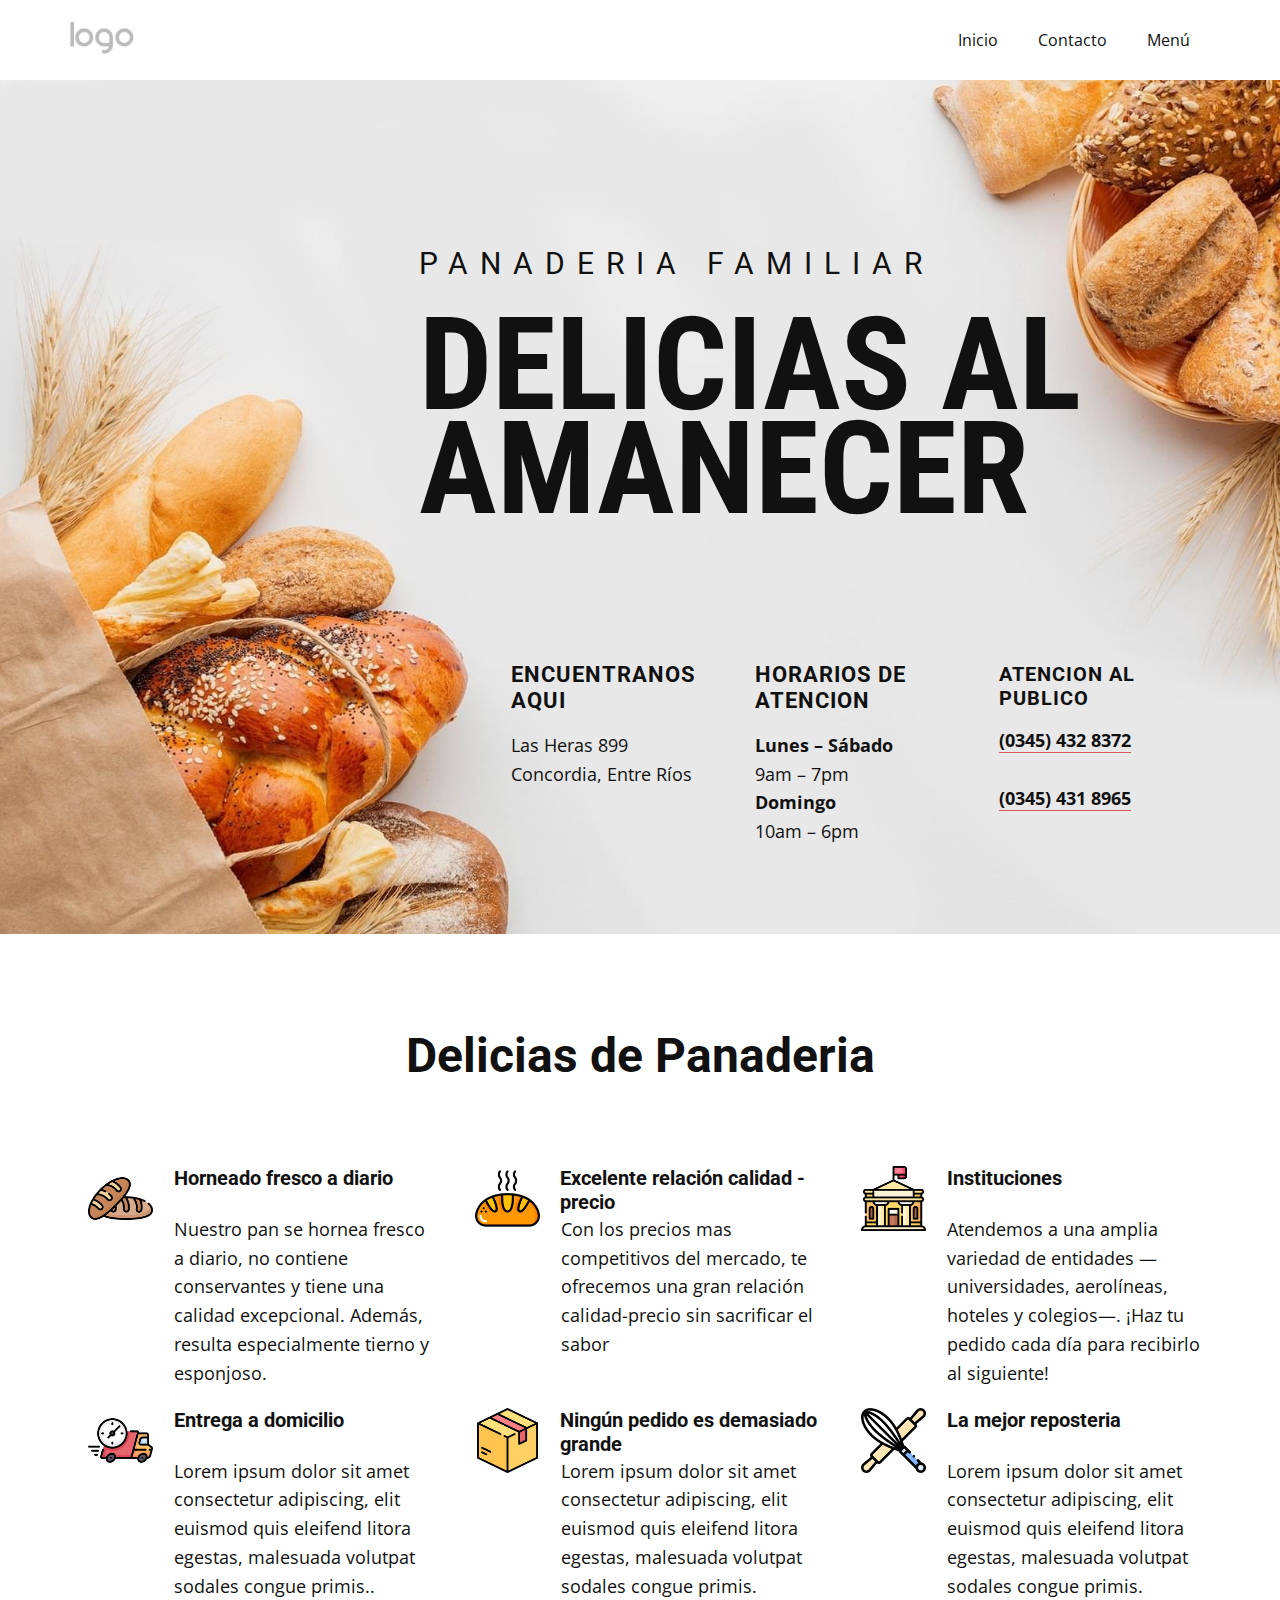
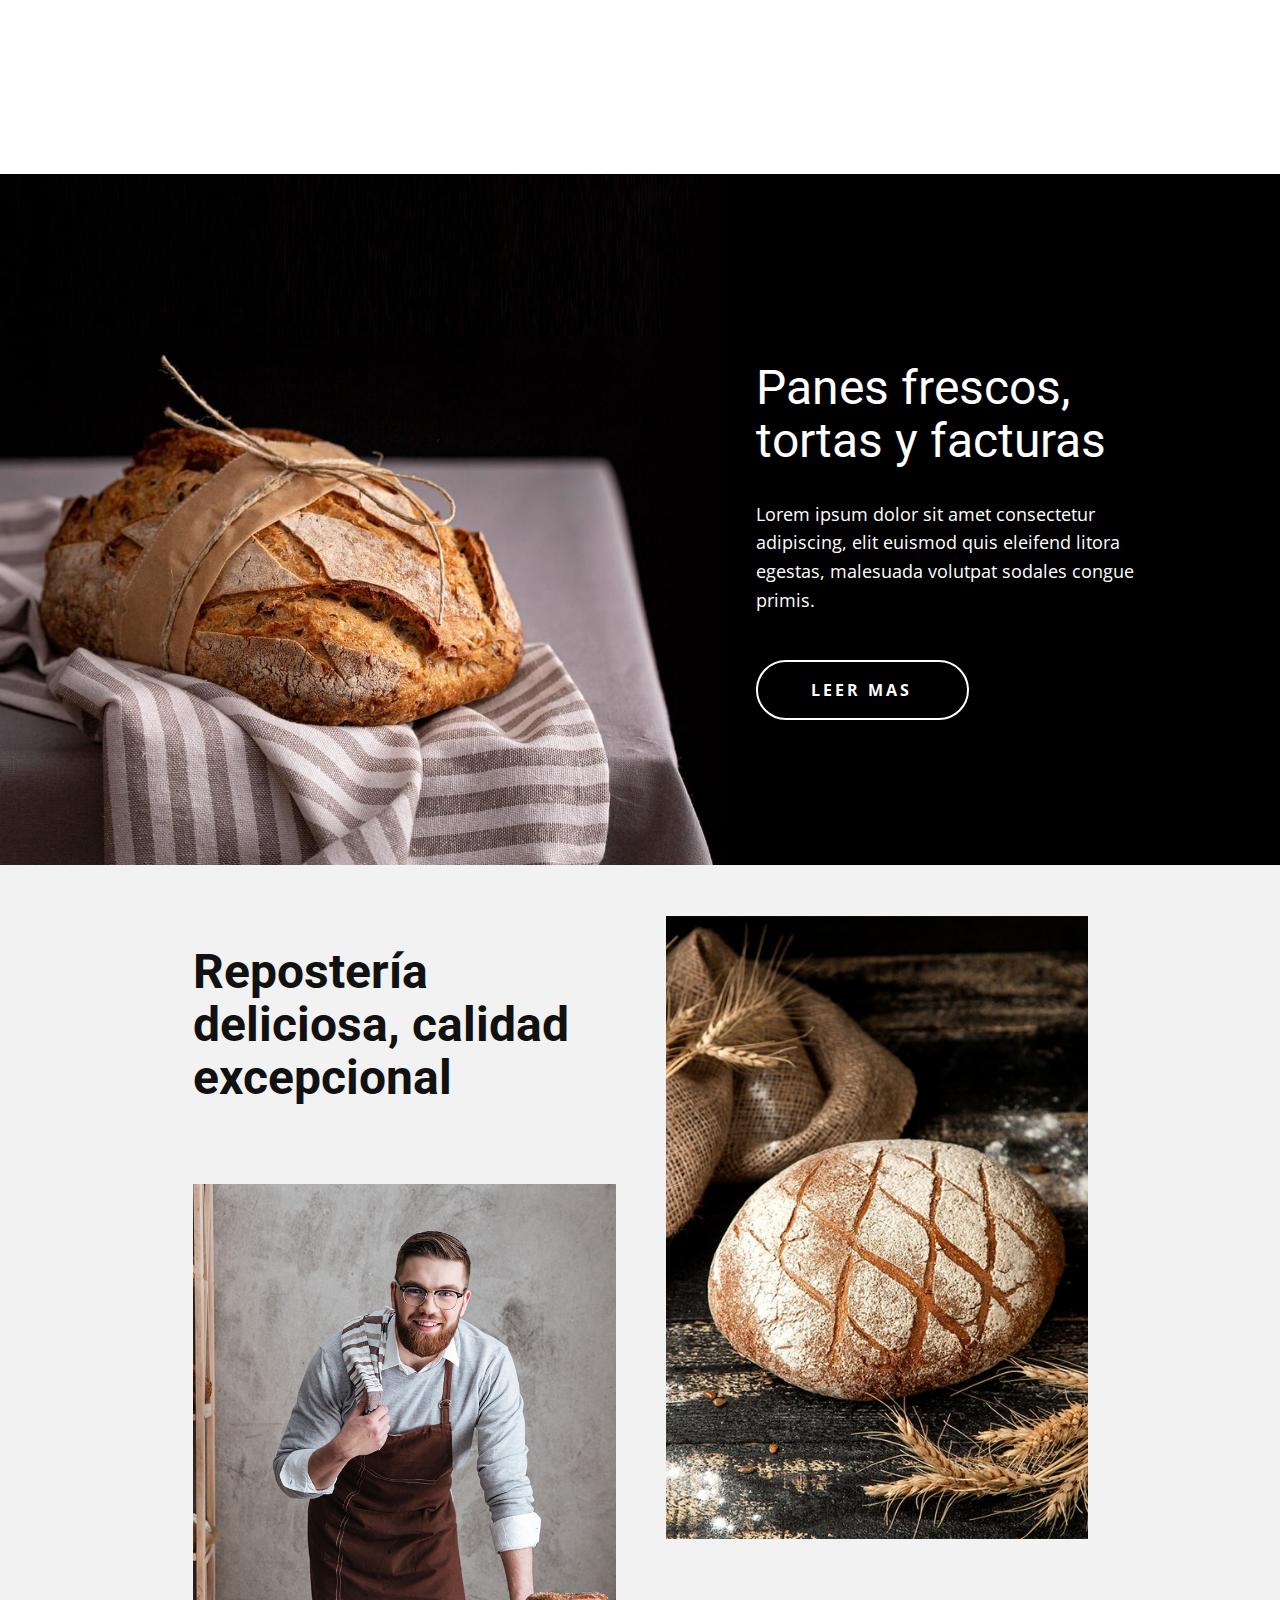
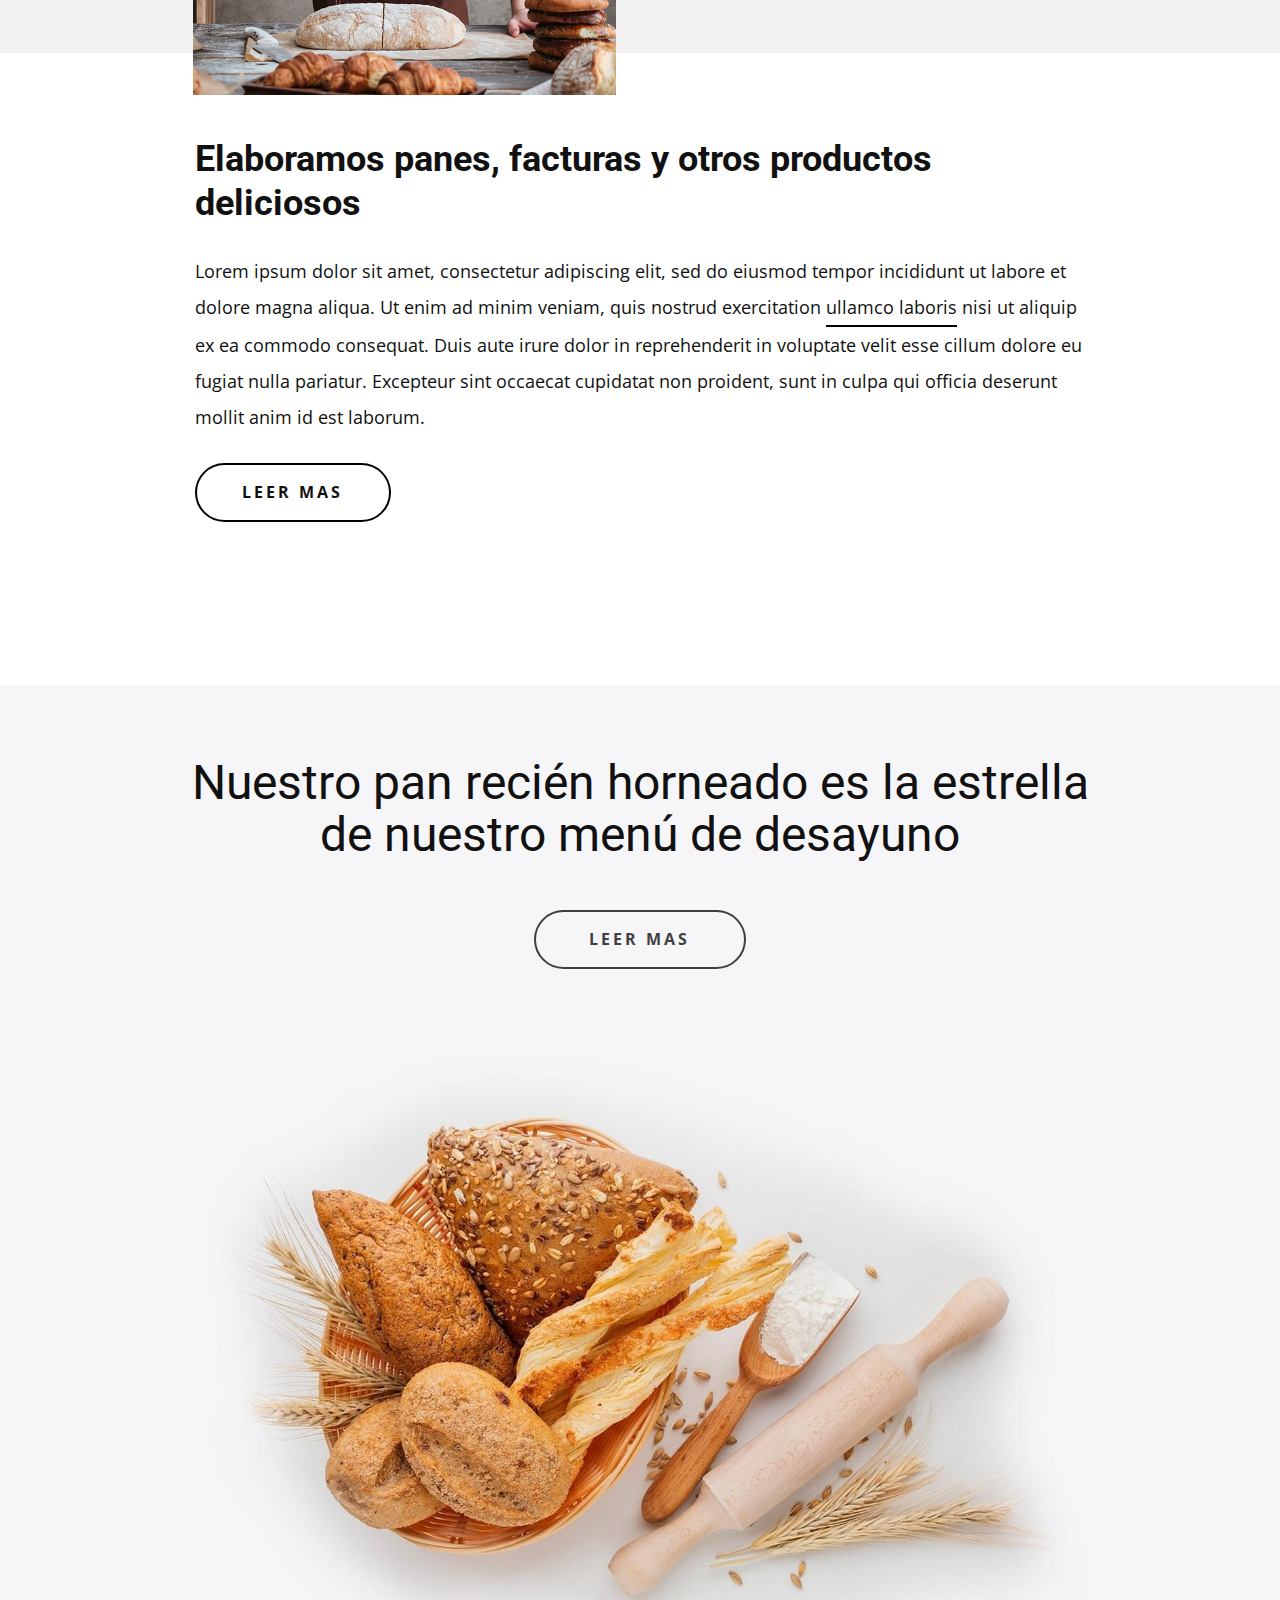
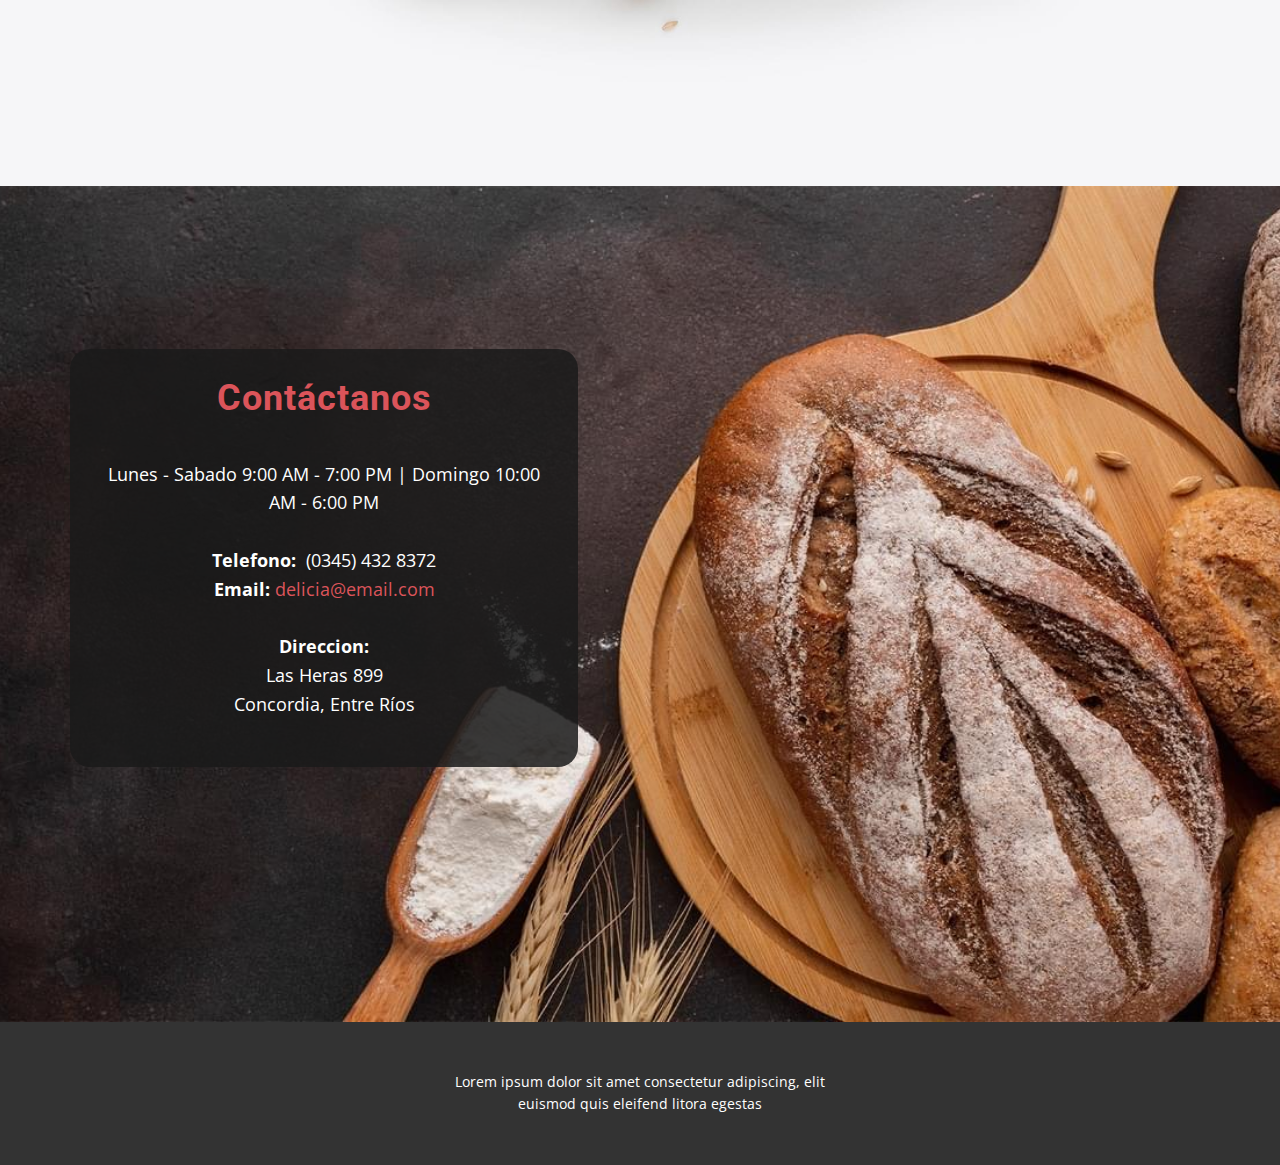
<file: index.html>
<!DOCTYPE html>
<html style="font-size: 16px;" lang="es"><head>
    <meta name="viewport" content="width=device-width, initial-scale=1.0">
    <meta charset="utf-8">
    <meta name="keywords" content="DELICIAS AL AMANECER, Delicias de Panaderia">
    <meta name="description" content="">
    <title>Inicio</title>
    <link rel="stylesheet" href="estilos-nice.css" media="screen">
    <script src="scripts-nice.js" defer></script>
    <link rel="stylesheet" href="index.css" media="screen">
    
    
    <link id="u-theme-google-font" rel="stylesheet" href="https://fonts.googleapis.com/css?family=Roboto:100,100i,300,300i,400,400i,500,500i,700,700i,900,900i|Open+Sans:300,300i,400,400i,500,500i,600,600i,700,700i,800,800i">
    <link id="u-page-google-font" rel="stylesheet" href="https://fonts.googleapis.com/css?family=Roboto+Condensed:100,100i,200,200i,300,300i,400,400i,500,500i,600,600i,700,700i,800,800i,900,900i">
    <script type="application/ld+json">{
		"@context": "http://schema.org",
		"@type": "Organization",
		"name": "",
		"logo": "/images/default-logo.png"
}</script>
    <meta name="theme-color" content="#478ac9">
    <meta property="og:title" content="Inicio">
    <meta property="og:type" content="website">
  <body data-home-page="Inicio.html" data-home-page-title="Inicio" data-path-to-root="/" data-include-products="false" class="u-body u-xl-mode" data-lang="es"><header class="u-clearfix u-header u-header" id="header"><div class="u-clearfix u-sheet u-valign-middle u-sheet-1">
        <a href="#" class="u-image u-logo u-image-1">
          <img src="/images/default-logo.png" class="u-logo-image u-logo-image-1">
        </a>
        <nav class="u-menu u-menu-one-level u-offcanvas u-menu-1" role="navigation" aria-label="Menu navigation">
          <div class="menu-collapse" style="font-size: 1rem; letter-spacing: 0px;">
            <a class="u-button-style u-custom-left-right-menu-spacing u-custom-padding-bottom u-custom-top-bottom-menu-spacing u-hamburger-link u-nav-link u-text-active-palette-1-base u-text-hover-palette-2-base" href="#" tabindex="-1" aria-label="Open menu" aria-controls="7cab">
              <svg class="u-svg-link" viewBox="0 0 24 24"><use xlink:href="#menu-hamburger"></use></svg>
              <svg class="u-svg-content" version="1.1" id="menu-hamburger" viewBox="0 0 16 16" x="0px" y="0px" xmlns:xlink="http://www.w3.org/1999/xlink" xmlns="http://www.w3.org/2000/svg"><g><rect y="1" width="16" height="2"></rect><rect y="7" width="16" height="2"></rect><rect y="13" width="16" height="2"></rect>
</g></svg>
            </a>
          </div>
          <div class="u-nav-container">
            <ul class="u-nav u-unstyled u-nav-1" role="menubar"><li class="u-nav-item" role="none"><a class="u-button-style u-nav-link u-text-active-palette-1-base u-text-hover-palette-2-base" href="/" style="padding: 10px 20px;" role="menuitem">Inicio</a>
</li><li class="u-nav-item" role="none"><a class="u-button-style u-nav-link u-text-active-palette-1-base u-text-hover-palette-2-base" href="/Contacto.html" style="padding: 10px 20px;" role="menuitem">Contacto</a>
</li><li class="u-nav-item" role="none"><a class="u-button-style u-nav-link u-text-active-palette-1-base u-text-hover-palette-2-base" href="/Menú.html" style="padding: 10px 20px;" role="menuitem">Menú</a>
</li></ul>
          </div>
          <div class="u-nav-container-collapse" id="7cab" role="region" aria-label="Menu panel">
            <div class="u-black u-container-style u-inner-container-layout u-opacity u-opacity-95 u-sidenav">
              <div class="u-inner-container-layout u-sidenav-overflow">
                <div class="u-menu-close" tabindex="-1" aria-label="Close menu"></div>
                <ul class="u-align-center u-nav u-popupmenu-items u-unstyled u-nav-2"><li class="u-nav-item"><a class="u-button-style u-nav-link" href="/">Inicio</a>
</li><li class="u-nav-item"><a class="u-button-style u-nav-link" href="/Contacto.html">Contacto</a>
</li><li class="u-nav-item"><a class="u-button-style u-nav-link" href="/Menú.html">Menú</a>
</li></ul>
              </div>
            </div>
            <div class="u-black u-menu-overlay u-opacity u-opacity-70"></div>
          </div>
        </nav>
      </div></header>
    <section class="u-clearfix u-image u-section-1" id="sec-1765" data-image-width="1620" data-image-height="1080">
      <div class="u-clearfix u-sheet u-sheet-1">
        <div class="u-align-left u-container-align-left u-container-style u-expanded-width-sm u-group u-group-1">
          <div class="u-container-layout u-valign-middle-lg u-valign-middle-md u-valign-middle-sm u-valign-middle-xs u-container-layout-1">
            <h3 class="u-align-left u-text u-text-default u-text-1">Panaderia familiar</h3>
            <h1 class="u-align-left u-custom-font u-font-roboto-condensed u-text u-text-2">DELICIAS AL<br>aMANECER
            </h1>
          </div>
        </div>
        <div class="u-expanded-width-sm u-expanded-width-xs u-list u-list-1">
          <div class="u-repeater u-repeater-1">
            <div class="u-container-style u-list-item u-repeater-item">
              <div class="u-container-layout u-similar-container u-valign-top u-container-layout-2">
                <h5 class="u-align-left u-custom-item u-text u-text-3" data-animation-name="" data-animation-duration="0" data-animation-delay="0" data-animation-direction="">Encuentranos aqui</h5>
                <p class="u-align-left u-custom-item u-text u-text-4"> Las Heras 899<br>Concordia, Entre Ríos&nbsp;<br>
                </p>
              </div>
            </div>
            <div class="u-container-style u-list-item u-repeater-item">
              <div class="u-container-layout u-similar-container u-valign-top u-container-layout-3">
                <h5 class="u-align-left u-custom-item u-text u-text-5" data-animation-name="" data-animation-duration="0" data-animation-delay="0" data-animation-direction="">Horarios de atencio<span style="font-size: 1.25rem;"></span>n
                </h5>
                <p class="u-align-left u-custom-item u-text u-text-6"><span style="font-weight: 700;"> Lunes – Sábado</span>
                  <br>9am – 7pm<br><b>Domingo</b>
                  <br>10am – 6pm<br>
                </p>
              </div>
            </div>
            <div class="u-container-style u-list-item u-repeater-item">
              <div class="u-container-layout u-similar-container u-valign-top u-container-layout-4">
                <h5 class="u-align-left u-custom-item u-text u-text-7" data-animation-name="" data-animation-duration="0" data-animation-delay="0" data-animation-direction="">Atencion al publico</h5>
                <p class="u-align-left u-custom-item u-text u-text-8">
                  <a href="#" class="u-active-none u-border-1 u-border-active-black u-border-hover-black u-border-no-left u-border-no-right u-border-no-top u-border-palette-2-base u-bottom-left-radius-0 u-bottom-right-radius-0 u-btn u-button-link u-button-style u-hover-none u-none u-radius-0 u-text-body-color u-top-left-radius-0 u-top-right-radius-0 u-btn-1"> (0345) 432 8372</a>
                  <br>
                  <br>
                  <a href="#" class="u-active-none u-border-1 u-border-active-black u-border-hover-black u-border-no-left u-border-no-right u-border-no-top u-border-palette-2-base u-btn u-button-link u-button-style u-hover-none u-none u-text-body-color u-btn-2" data-animation-name="" data-animation-duration="0" data-animation-delay="0" data-animation-direction="">(0345) 431 8965</a>
                </p>
              </div>
            </div>
          </div>
        </div>
      </div>
    </section>
    <section class="u-align-center u-clearfix u-container-align-center u-white u-section-2" id="sec-aa3d">
      <div class="u-clearfix u-sheet u-valign-middle-lg u-valign-middle-md u-valign-middle-sm u-valign-middle-xs u-sheet-1">
        <h2 class="u-align-center u-text u-text-1">Delicias de Panaderia</h2>
        <div class="u-expanded-width u-list u-list-1">
          <div class="u-repeater u-repeater-1">
            <div class="u-container-style u-list-item u-repeater-item">
              <div class="u-container-layout u-similar-container u-valign-top u-container-layout-1"><span class="u-file-icon u-icon u-icon-1"><img src="/images/3014502.png" alt=""></span>
                <div class="u-container-style u-group u-group-1">
                  <div class="u-container-layout u-container-layout-2">
                    <h5 class="u-align-left u-text u-text-2">Horneado fresco a diario</h5>
                  </div>
                </div>
                <p class="u-align-left u-text u-text-3"> Nuestro pan se hornea fresco a diario, no contiene conservantes y tiene una calidad excepcional. Además, resulta especialmente tierno y esponjoso.</p>
              </div>
            </div>
            <div class="u-container-style u-list-item u-repeater-item">
              <div class="u-container-layout u-similar-container u-valign-top u-container-layout-3"><span class="u-file-icon u-icon u-icon-2"><img src="/images/4241664.png" alt=""></span>
                <div class="u-container-style u-group u-video-cover u-group-2">
                  <div class="u-container-layout u-container-layout-4">
                    <h5 class="u-align-left u-text u-text-4">Excelente relación calidad - precio </h5>
                  </div>
                </div>
                <p class="u-align-left u-text u-text-5"> Con los precios mas competitivos del mercado, te ofrecemos una gran relación calidad-precio sin sacrificar el sabor</p>
              </div>
            </div>
            <div class="u-container-style u-list-item u-repeater-item">
              <div class="u-container-layout u-similar-container u-valign-top u-container-layout-5"><span class="u-file-icon u-icon u-icon-3"><img src="/images/8555318.png" alt=""></span>
                <div class="u-container-style u-group u-video-cover u-group-3">
                  <div class="u-container-layout u-container-layout-6">
                    <h5 class="u-align-left u-text u-text-6">Instituciones</h5>
                  </div>
                </div>
                <p class="u-align-left u-text u-text-7"> Atendemos a una amplia variedad de entidades —universidades, aerolíneas, hoteles y colegios—. ¡Haz tu pedido cada día para recibirlo al siguiente!</p>
              </div>
            </div>
            <div class="u-container-style u-list-item u-repeater-item">
              <div class="u-container-layout u-similar-container u-valign-top u-container-layout-7"><span class="u-file-icon u-icon u-icon-4"><img src="/images/2203124.png" alt=""></span>
                <div class="u-container-style u-group u-video-cover u-group-4">
                  <div class="u-container-layout u-container-layout-8">
                    <h5 class="u-align-left u-text u-text-8">Entrega a domicilio</h5>
                  </div>
                </div>
                <p class="u-align-left u-text u-text-9">Lorem ipsum dolor sit amet consectetur adipiscing, elit euismod quis eleifend litora egestas, malesuada volutpat sodales congue primis..</p>
              </div>
            </div>
            <div class="u-container-style u-list-item u-repeater-item">
              <div class="u-container-layout u-similar-container u-valign-top u-container-layout-9"><span class="u-file-icon u-icon u-icon-5"><img src="/images/679821.png" alt=""></span>
                <div class="u-container-style u-group u-video-cover u-group-5">
                  <div class="u-container-layout u-container-layout-10">
                    <h5 class="u-align-left u-text u-text-10">Ningún pedido es demasiado grande</h5>
                  </div>
                </div>
                <p class="u-align-left u-text u-text-11">Lorem ipsum dolor sit amet consectetur adipiscing, elit euismod quis eleifend litora egestas, malesuada volutpat sodales congue primis. </p>
              </div>
            </div>
            <div class="u-container-style u-list-item u-repeater-item">
              <div class="u-container-layout u-similar-container u-valign-top u-container-layout-11"><span class="u-file-icon u-icon u-icon-6"><img src="/images/4937753.png" alt=""></span>
                <div class="u-container-style u-group u-video-cover u-group-6">
                  <div class="u-container-layout u-container-layout-12">
                    <h5 class="u-align-left u-text u-text-12">La mejor reposteria </h5>
                  </div>
                </div>
                <p class="u-align-left u-text u-text-13">Lorem ipsum dolor sit amet consectetur adipiscing, elit euismod quis eleifend litora egestas, malesuada volutpat sodales congue primis. </p>
              </div>
            </div>
          </div>
        </div>
      </div>
    </section>
    <section class="u-black u-clearfix u-section-3" id="sec-df78">
      <div class="data-layout-selected u-clearfix u-layout-wrap u-layout-wrap-1">
        <div class="u-layout">
          <div class="u-layout-row">
            <div class="u-container-style u-image u-layout-cell u-right-cell u-shape-rectangle u-size-36-lg u-size-36-xl u-size-60-md u-size-60-sm u-size-60-xs u-image-1" data-image-width="1222" data-image-height="1080">
              <div class="u-container-layout u-container-layout-1"></div>
            </div>
            <div class="u-align-left u-container-align-left u-container-style u-layout-cell u-left-cell u-shape-rectangle u-size-24-lg u-size-24-xl u-size-60-md u-size-60-sm u-size-60-xs u-layout-cell-2">
              <div class="u-container-layout u-container-layout-2">
                <h2 class="u-align-left u-text u-text-1"> Panes frescos, tortas y facturas<br>
                </h2>
                <p class="u-align-left u-text u-text-2">Lorem ipsum dolor sit amet consectetur adipiscing, elit euismod quis eleifend litora egestas, malesuada volutpat sodales congue primis. </p>
                <a href="#" class="u-active-white u-align-left u-border-2 u-border-active-white u-border-hover-white u-border-white u-btn u-btn-round u-button-style u-hover-white u-none u-radius-50 u-text-active-black u-text-body-alt-color u-text-hover-black u-btn-1"> Leer mas</a>
              </div>
            </div>
          </div>
        </div>
      </div>
    </section>
    <section class="u-align-center u-clearfix u-container-align-center u-section-4" id="sec-2826">
      <div class="u-expanded-width u-grey-5 u-shape u-shape-rectangle u-shape-1"></div>
      <div class="data-layout-selected u-clearfix u-gutter-50 u-layout-wrap u-layout-wrap-1">
        <div class="u-layout">
          <div class="u-layout-row">
            <div class="u-size-30 u-size-60-md">
              <div class="u-layout-col">
                <div class="u-container-style u-layout-cell u-left-cell u-size-20 u-layout-cell-1">
                  <div class="u-container-layout u-valign-middle u-container-layout-1">
                    <h2 class="u-text u-text-1"> Repostería deliciosa, calidad excepcional</h2>
                  </div>
                </div>
                <div class="u-container-style u-image u-image-default u-layout-cell u-left-cell u-size-40 u-image-1" data-image-width="800" data-image-height="869">
                  <div class="u-container-layout u-container-layout-2"></div>
                </div>
              </div>
            </div>
            <div class="u-size-30 u-size-60-md">
              <div class="u-layout-col">
                <div class="u-container-style u-image u-layout-cell u-right-cell u-size-40 u-image-2" data-image-width="600" data-image-height="750">
                  <div class="u-container-layout u-container-layout-3"></div>
                </div>
                <div class="u-container-style u-hidden-md u-hidden-sm u-hidden-xs u-layout-cell u-right-cell u-size-20 u-layout-cell-4">
                  <div class="u-container-layout u-container-layout-4"></div>
                </div>
              </div>
            </div>
          </div>
        </div>
      </div>
      <div class="u-container-style u-group u-group-1">
        <div class="u-container-layout u-container-layout-5">
          <h3 class="u-text u-text-2">Elaboramos panes, facturas y otros productos deliciosos </h3>
          <p class="u-text u-text-default u-text-3">Lorem ipsum dolor sit amet, consectetur adipiscing elit, sed do eiusmod 
tempor incididunt ut labore et dolore magna aliqua. Ut enim ad minim 
veniam, quis nostrud exercitation <a href="#" class="u-border-2 u-border-black u-border-hover-palette-1-base u-border-no-left u-border-no-right u-border-no-top u-btn u-button-style u-none u-text-body-color u-btn-1">ullamco laboris</a> nisi ut aliquip ex ea 
commodo consequat. Duis aute irure dolor in reprehenderit in voluptate 
velit esse cillum dolore eu fugiat nulla pariatur. Excepteur sint 
occaecat cupidatat non proident, sunt in culpa qui officia deserunt 
mollit anim id est laborum. 
          </p>
          <a href="#" class="u-active-black u-align-left u-border-2 u-border-active-black u-border-black u-border-hover-black u-btn u-btn-round u-button-style u-hover-black u-none u-radius-50 u-text-active-white u-text-body-color u-text-hover-white u-btn-2" data-animation-name="" data-animation-duration="0" data-animation-delay="0" data-animation-direction="">leer mas </a>
        </div>
      </div>
    </section>
    <section class="u-clearfix u-image u-section-5" id="sec-6183" data-image-width="1980" data-image-height="1114">
      <div class="u-clearfix u-sheet u-valign-middle u-sheet-1">
        <h2 class="u-align-center u-text u-text-1"> Nuestro pan recién horneado es la estrella de nuestro menú de desayuno<br>
        </h2>
        <a href="#" class="u-active-grey-80 u-align-center u-border-2 u-border-active-grey-80 u-border-grey-75 u-border-hover-grey-80 u-btn u-btn-round u-button-style u-hover-grey-80 u-none u-radius-50 u-text-active-white u-text-hover-white u-btn-1">leer mas </a>
        <img class="u-expanded-width u-image u-image-contain u-image-default u-image-1" src="/images/6500c6c6-7187-44c7-bc52-1a8096e2b16a.jpg" alt="" data-image-width="1396" data-image-height="1080">
      </div>
    </section>
    <section class="u-align-center u-clearfix u-container-align-center u-image u-section-6" id="sec-422f" data-image-width="1280" data-image-height="720">
      <div class="u-clearfix u-sheet u-valign-middle-lg u-sheet-1">
        <div class="u-align-center u-container-align-center u-container-style u-grey-90 u-group u-opacity u-opacity-85 u-radius-20 u-shape-round u-group-1">
          <div class="u-container-layout u-valign-middle-lg u-valign-middle-md u-valign-middle-sm u-valign-middle-xs u-container-layout-1">
            <h2 class="u-align-center u-text u-text-palette-2-base u-text-1">Contáctanos</h2>
            <p class="u-align-center u-text u-text-2"> Lunes - Sabado 9:00 AM - 7:00 PM | Domingo 10:00 AM - 6:00 PM<br>
              <br><span style="font-weight: 700;">Telefono:&nbsp;</span> (0345) 432 8372 <br><span style="font-weight: 700;">Email: </span>
              <a href="#" class="u-active-none u-border-2 u-border-active-palette-2-base u-border-hover-palette-2-base u-border-no-left u-border-no-right u-border-no-top u-bottom-left-radius-0 u-bottom-right-radius-0 u-btn u-button-link u-button-style u-hover-none u-none u-radius-0 u-text-palette-2-base u-top-left-radius-0 u-top-right-radius-0 u-btn-1">delicia@email.com </a>
              <br>
              <br><span style="font-weight: 700;">Direccion: </span>
              <br>Las Heras 899<br>Concordia, Entre Ríos<br>
            </p>
          </div>
        </div>
      </div>
    </section>
    
    
    
    <footer class="u-align-center u-clearfix u-container-align-center u-footer u-grey-80 u-footer" id="footer"><div class="u-clearfix u-sheet u-sheet-1">
        <p class="u-small-text u-text u-text-variant u-text-1">Lorem ipsum dolor sit amet consectetur adipiscing, elit euismod quis eleifend litora egestas </p>
      </div></footer>
    <span style="height: 64px; width: 64px; margin-left: 0px; margin-right: auto; margin-top: 0px; right: 20px; bottom: 20px; padding: 15px;" class="u-back-to-top u-icon u-icon-circle u-opacity u-opacity-85 u-text-grey-10" data-href="#"><svg class="u-svg-link" preserveAspectRatio="xMidYMin slice" viewBox="0 0 551.13 551.13"><use xmlns:xlink="http://www.w3.org/1999/xlink" xlink:href="#svg-1d98"></use></svg><svg class="u-svg-content" enable-background="new 0 0 551.13 551.13" viewBox="0 0 551.13 551.13" xmlns="http://www.w3.org/2000/svg" id="svg-1d98"><path d="m275.565 189.451 223.897 223.897h51.668l-275.565-275.565-275.565 275.565h51.668z"></path></svg></span>
  
</body></html>
</file>
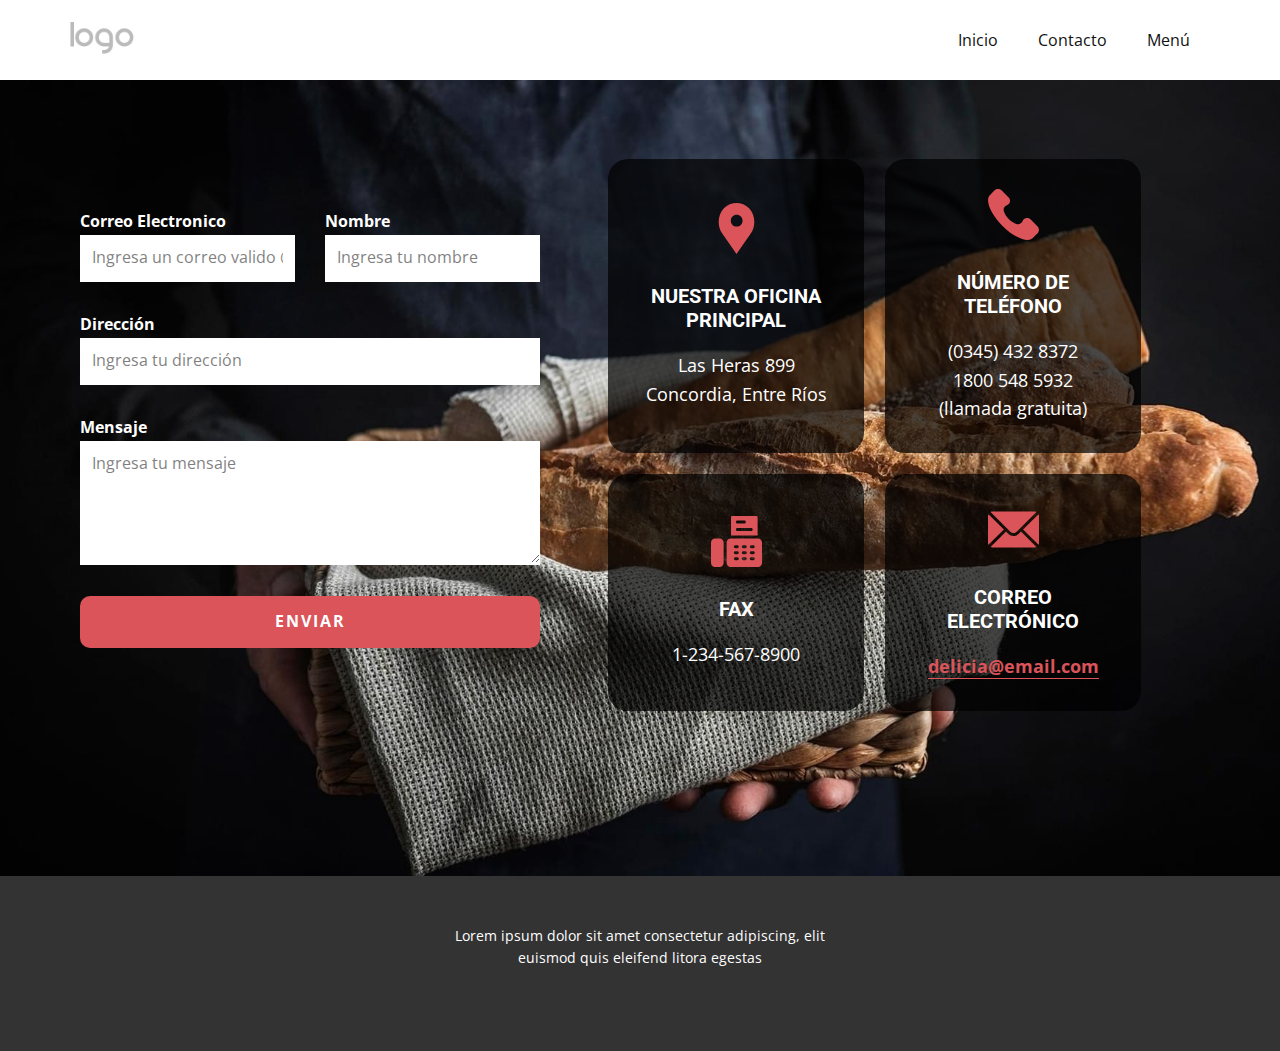
<file: Contacto.html>
<!DOCTYPE html>
<html style="font-size: 16px;" lang="es"><head>
    <meta name="viewport" content="width=device-width, initial-scale=1.0">
    <meta charset="utf-8">
    <meta name="keywords" content="">
    <meta name="description" content="">
    <title>Contacto</title>
    <link rel="stylesheet" href="estilos-nice.css" media="screen">
    <script src="scripts-nice.js" defer></script>
    <link rel="stylesheet" href="Contacto.css" media="screen">
    <script class="u-script" type="text/javascript" src="jquery.js" defer=""></script>
    <meta name="referrer" content="origin">
    
    
    
    <link id="u-theme-google-font" rel="stylesheet" href="https://fonts.googleapis.com/css?family=Roboto:100,100i,300,300i,400,400i,500,500i,700,700i,900,900i|Open+Sans:300,300i,400,400i,500,500i,600,600i,700,700i,800,800i">
    <script type="application/ld+json">{
		"@context": "http://schema.org",
		"@type": "Organization",
		"name": "",
		"logo": "/images/default-logo.png"
}</script>
    <meta name="theme-color" content="#478ac9">
    <meta property="og:title" content="Contacto">
    <meta property="og:type" content="website">
  <body data-path-to-root="/" data-include-products="false" class="u-body u-xl-mode" data-lang="es"><header class="u-clearfix u-header u-header" id="header"><div class="u-clearfix u-sheet u-valign-middle u-sheet-1">
        <a href="#" class="u-image u-logo u-image-1">
          <img src="/images/default-logo.png" class="u-logo-image u-logo-image-1">
        </a>
        <nav class="u-menu u-menu-one-level u-offcanvas u-menu-1" role="navigation" aria-label="Menu navigation">
          <div class="menu-collapse" style="font-size: 1rem; letter-spacing: 0px;">
            <a class="u-button-style u-custom-left-right-menu-spacing u-custom-padding-bottom u-custom-top-bottom-menu-spacing u-hamburger-link u-nav-link u-text-active-palette-1-base u-text-hover-palette-2-base" href="#" tabindex="-1" aria-label="Open menu" aria-controls="7cab">
              <svg class="u-svg-link" viewBox="0 0 24 24"><use xlink:href="#menu-hamburger"></use></svg>
              <svg class="u-svg-content" version="1.1" id="menu-hamburger" viewBox="0 0 16 16" x="0px" y="0px" xmlns:xlink="http://www.w3.org/1999/xlink" xmlns="http://www.w3.org/2000/svg"><g><rect y="1" width="16" height="2"></rect><rect y="7" width="16" height="2"></rect><rect y="13" width="16" height="2"></rect>
</g></svg>
            </a>
          </div>
          <div class="u-nav-container">
            <ul class="u-nav u-unstyled u-nav-1" role="menubar"><li class="u-nav-item" role="none"><a class="u-button-style u-nav-link u-text-active-palette-1-base u-text-hover-palette-2-base" href="/" style="padding: 10px 20px;" role="menuitem">Inicio</a>
</li><li class="u-nav-item" role="none"><a class="u-button-style u-nav-link u-text-active-palette-1-base u-text-hover-palette-2-base" href="/Contacto.html" style="padding: 10px 20px;" role="menuitem">Contacto</a>
</li><li class="u-nav-item" role="none"><a class="u-button-style u-nav-link u-text-active-palette-1-base u-text-hover-palette-2-base" href="/Menú.html" style="padding: 10px 20px;" role="menuitem">Menú</a>
</li></ul>
          </div>
          <div class="u-nav-container-collapse" id="7cab" role="region" aria-label="Menu panel">
            <div class="u-black u-container-style u-inner-container-layout u-opacity u-opacity-95 u-sidenav">
              <div class="u-inner-container-layout u-sidenav-overflow">
                <div class="u-menu-close" tabindex="-1" aria-label="Close menu"></div>
                <ul class="u-align-center u-nav u-popupmenu-items u-unstyled u-nav-2"><li class="u-nav-item"><a class="u-button-style u-nav-link" href="/">Inicio</a>
</li><li class="u-nav-item"><a class="u-button-style u-nav-link" href="/Contacto.html">Contacto</a>
</li><li class="u-nav-item"><a class="u-button-style u-nav-link" href="/Menú.html">Menú</a>
</li></ul>
              </div>
            </div>
            <div class="u-black u-menu-overlay u-opacity u-opacity-70"></div>
          </div>
        </nav>
      </div></header>
    <section class="u-align-center u-clearfix u-container-align-center u-container-align-center-md u-container-align-center-sm u-container-align-center-xs u-image u-section-1" id="sec-58a8" data-image-width="1920" data-image-height="1080">
      <div class="u-clearfix u-sheet u-valign-middle-lg u-valign-middle-md u-valign-middle-sm u-valign-middle-xs u-sheet-1">
        <div class="u-expanded-width-md u-expanded-width-sm u-expanded-width-xs u-form u-form-1">
          <form action="https://forms.nicepagesrv.com/v2/form/process" class="u-clearfix u-form-spacing-30 u-form-vertical u-inner-form" style="padding: 10px" source="email" name="form">
            <div class="u-form-email u-form-group u-form-partition-factor-2">
              <label for="email-319a" class="u-label u-text-body-alt-color u-label-1">Correo Electronico</label>
              <input type="email" placeholder="Ingresa un correo valido @" id="email-319a" name="email" class="u-border-2 u-border-no-left u-border-no-right u-border-no-top u-border-white u-input u-input-rectangle" required="">
            </div>
            <div class="u-form-group u-form-name u-form-partition-factor-2">
              <label for="name-319a" class="u-label u-text-body-alt-color u-label-2">Nombre</label>
              <input type="text" placeholder="Ingresa tu nombre" id="name-319a" name="name" class="u-border-2 u-border-no-left u-border-no-right u-border-no-top u-border-white u-input u-input-rectangle" required="">
            </div>
            <div class="u-form-address u-form-group u-form-group-3">
              <label for="address-452f" class="u-label u-text-body-alt-color u-label-3">Dirección</label>
              <input type="text" placeholder="Ingresa tu dirección" id="address-452f" name="address" class="u-border-2 u-border-no-left u-border-no-right u-border-no-top u-border-white u-input u-input-rectangle" required="">
            </div>
            <div class="u-form-group u-form-message">
              <label for="message-319a" class="u-label u-text-body-alt-color u-label-4">Mensaje</label>
              <textarea placeholder="Ingresa tu mensaje" rows="4" cols="50" id="message-319a" name="message" class="u-border-2 u-border-no-left u-border-no-right u-border-no-top u-border-white u-input u-input-rectangle" required=""></textarea>
            </div>
            <div class="u-align-left u-form-group u-form-submit">
              <a href="#" class="u-active-white u-border-none u-btn u-btn-round u-btn-submit u-button-style u-hover-white u-palette-2-base u-radius-10 u-btn-1">Enviar</a>
              <input type="submit" value="submit" class="u-form-control-hidden">
            </div>
            <div class="u-form-send-message u-form-send-success">Gracias! Tu mensaje ha sido enviado.</div>
            <div class="u-form-send-error u-form-send-message">No se puede enviar su mensaje. Por favor, corrija los errores y vuelva a intentarlo.</div>
            <input type="hidden" value="" name="recaptchaResponse">
            <input type="hidden" name="formServices" value="e02131da-1acb-be65-204b-3af37d6714e6">
          </form>
        </div>
        <div class="u-expanded-width-md u-expanded-width-sm u-expanded-width-xs u-list u-list-1">
          <div class="u-repeater u-repeater-1">
            <div class="u-align-center u-black u-container-align-center u-container-style u-list-item u-opacity u-opacity-70 u-radius-20 u-repeater-item u-shape-round u-list-item-1">
              <div class="u-container-layout u-similar-container u-valign-middle u-container-layout-1"><span class="u-icon u-icon-circle u-text-palette-2-base u-icon-1"><svg class="u-svg-link" preserveAspectRatio="xMidYMin slice" viewBox="0 0 52 52" style=""><use xlink:href="#svg-077e"></use></svg><svg class="u-svg-content" viewBox="0 0 52 52" x="0px" y="0px" id="svg-077e" style="enable-background:new 0 0 52 52;"><path style="fill:currentColor;" d="M38.853,5.324L38.853,5.324c-7.098-7.098-18.607-7.098-25.706,0h0
	C6.751,11.72,6.031,23.763,11.459,31L26,52l14.541-21C45.969,23.763,45.249,11.72,38.853,5.324z M26.177,24c-3.314,0-6-2.686-6-6
	s2.686-6,6-6s6,2.686,6,6S29.491,24,26.177,24z"></path></svg></span>
                <h5 class="u-text u-text-1">nuestra oficina principal</h5>
                <p class="u-text u-text-2">Las Heras 899<br>Concordia, Entre Ríos
                </p>
              </div>
            </div>
            <div class="u-align-center u-black u-container-align-center u-container-style u-list-item u-opacity u-opacity-70 u-radius-20 u-repeater-item u-shape-round u-list-item-2">
              <div class="u-container-layout u-similar-container u-valign-middle u-container-layout-2"><span class="u-icon u-icon-circle u-text-palette-2-base u-icon-2"><svg class="u-svg-link" preserveAspectRatio="xMidYMin slice" viewBox="0 0 513.64 513.64" style=""><use xlink:href="#svg-9786"></use></svg><svg class="u-svg-content" viewBox="0 0 513.64 513.64" x="0px" y="0px" id="svg-9786" style="enable-background:new 0 0 513.64 513.64;"><g><g><path d="M499.66,376.96l-71.68-71.68c-25.6-25.6-69.12-15.359-79.36,17.92c-7.68,23.041-33.28,35.841-56.32,30.72    c-51.2-12.8-120.32-79.36-133.12-133.12c-7.68-23.041,7.68-48.641,30.72-56.32c33.28-10.24,43.52-53.76,17.92-79.36l-71.68-71.68    c-20.48-17.92-51.2-17.92-69.12,0l-48.64,48.64c-48.64,51.2,5.12,186.88,125.44,307.2c120.32,120.32,256,176.641,307.2,125.44    l48.64-48.64C517.581,425.6,517.581,394.88,499.66,376.96z"></path>
</g>
</g></svg></span>
                <h5 class="u-text u-text-3">número de teléfono</h5>
                <p class="u-text u-text-4"> (0345) 432 8372<br>1800 548 5932 (llamada gratuita) 
                </p>
              </div>
            </div>
            <div class="u-align-center u-black u-container-align-center u-container-style u-list-item u-opacity u-opacity-70 u-radius-20 u-repeater-item u-shape-round u-list-item-3">
              <div class="u-container-layout u-similar-container u-valign-middle u-container-layout-3"><span class="u-icon u-icon-circle u-text-palette-2-base u-icon-3"><svg class="u-svg-link" preserveAspectRatio="xMidYMin slice" viewBox="0 0 512 512" style=""><use xlink:href="#svg-d01e"></use></svg><svg class="u-svg-content" viewBox="0 0 512 512" id="svg-d01e"><path d="m201 12.714v184.286h267v-184.286c0-7.022-5.692-12.714-12.714-12.714h-241.572c-7.022 0-12.714 5.692-12.714 12.714zm63.89 33.131h70.271c8.284 0 15 6.716 15 15s-6.716 15-15 15h-70.271c-8.284 0-15-6.716-15-15s6.715-15 15-15zm0 75.142h139.22c8.284 0 15 6.716 15 15s-6.716 15-15 15h-139.22c-8.284 0-15-6.716-15-15s6.715-15 15-15z"></path><path d="m472 227h-275c-22.091 0-40 17.909-40 40v205c0 22.091 17.909 40 40 40h275c22.091 0 40-17.909 40-40v-205c0-22.091-17.909-40-40-40zm-207.5 217.5h-20c-8.284 0-15-6.716-15-15s6.716-15 15-15h20c8.284 0 15 6.716 15 15s-6.716 15-15 15zm0-60h-20c-8.284 0-15-6.716-15-15s6.716-15 15-15h20c8.284 0 15 6.716 15 15s-6.716 15-15 15zm0-60h-20c-8.284 0-15-6.716-15-15s6.716-15 15-15h20c8.284 0 15 6.716 15 15s-6.716 15-15 15zm80 120h-20c-8.284 0-15-6.716-15-15s6.716-15 15-15h20c8.284 0 15 6.716 15 15s-6.716 15-15 15zm0-60h-20c-8.284 0-15-6.716-15-15s6.716-15 15-15h20c8.284 0 15 6.716 15 15s-6.716 15-15 15zm0-60h-20c-8.284 0-15-6.716-15-15s6.716-15 15-15h20c8.284 0 15 6.716 15 15s-6.716 15-15 15zm80 120h-20c-8.284 0-15-6.716-15-15s6.716-15 15-15h20c8.284 0 15 6.716 15 15s-6.716 15-15 15zm0-60h-20c-8.284 0-15-6.716-15-15s6.716-15 15-15h20c8.284 0 15 6.716 15 15s-6.716 15-15 15zm0-60h-20c-8.284 0-15-6.716-15-15s6.716-15 15-15h20c8.284 0 15 6.716 15 15s-6.716 15-15 15z"></path><path d="m87 227h-47c-22.091 0-40 17.909-40 40v205c0 22.091 17.909 40 40 40h47c22.091 0 40-17.909 40-40v-205c0-22.091-17.909-40-40-40z"></path></svg></span>
                <h5 class="u-text u-text-5">Fax</h5>
                <p class="u-text u-text-6">1-234-567-8900</p>
              </div>
            </div>
            <div class="u-align-center u-black u-container-align-center u-container-style u-list-item u-opacity u-opacity-70 u-radius-20 u-repeater-item u-shape-round u-list-item-4">
              <div class="u-container-layout u-similar-container u-valign-middle u-container-layout-4"><span class="u-icon u-icon-circle u-text-palette-2-base u-icon-4"><svg class="u-svg-link" preserveAspectRatio="xMidYMin slice" viewBox="0 0 512 512" style=""><use xlink:href="#svg-9f82"></use></svg><svg class="u-svg-content" viewBox="0 0 512 512" x="0px" y="0px" id="svg-9f82" style="enable-background:new 0 0 512 512;"><g><g><path d="M507.49,101.721L352.211,256L507.49,410.279c2.807-5.867,4.51-12.353,4.51-19.279V121    C512,114.073,510.297,107.588,507.49,101.721z"></path>
</g>
</g><g><g><path d="M467,76H45c-6.927,0-13.412,1.703-19.279,4.51l198.463,197.463c17.548,17.548,46.084,17.548,63.632,0L486.279,80.51    C480.412,77.703,473.927,76,467,76z"></path>
</g>
</g><g><g><path d="M4.51,101.721C1.703,107.588,0,114.073,0,121v270c0,6.927,1.703,13.413,4.51,19.279L159.789,256L4.51,101.721z"></path>
</g>
</g><g><g><path d="M331,277.211l-21.973,21.973c-29.239,29.239-76.816,29.239-106.055,0L181,277.211L25.721,431.49    C31.588,434.297,38.073,436,45,436h422c6.927,0,13.412-1.703,19.279-4.51L331,277.211z"></path>
</g>
</g></svg></span>
                <h5 class="u-text u-text-7">Correo electrónico</h5>
                <p class="u-text u-text-8">
                  <a href="mailto:hello@theme.com" class="u-active-none u-border-1 u-border-active-white u-border-hover-white u-border-no-left u-border-no-right u-border-no-top u-border-palette-2-base u-btn u-button-link u-button-style u-hover-none u-none u-text-active-white u-text-hover-white u-text-palette-2-base u-btn-2">delicia@email.com</a>
                </p>
              </div>
            </div>
          </div>
        </div>
      </div>
    </section>
    
    
    
    <footer class="u-align-center u-clearfix u-container-align-center u-footer u-grey-80 u-footer" id="footer"><div class="u-clearfix u-sheet u-sheet-1">
        <p class="u-small-text u-text u-text-variant u-text-1">Lorem ipsum dolor sit amet consectetur adipiscing, elit euismod quis eleifend litora egestas </p>
      </div></footer>
    <section class="u-backlink u-clearfix u-grey-80"></section><span style="height: 64px; width: 64px; margin-left: 0px; margin-right: auto; margin-top: 0px; right: 20px; bottom: 20px; padding: 15px;" class="u-back-to-top u-icon u-icon-circle u-opacity u-opacity-85 u-text-grey-10" data-href="#"><svg class="u-svg-link" preserveAspectRatio="xMidYMin slice" viewBox="0 0 551.13 551.13"><use xmlns:xlink="http://www.w3.org/1999/xlink" xlink:href="#svg-1d98"></use></svg><svg class="u-svg-content" enable-background="new 0 0 551.13 551.13" viewBox="0 0 551.13 551.13" xmlns="http://www.w3.org/2000/svg" id="svg-1d98"><path d="m275.565 189.451 223.897 223.897h51.668l-275.565-275.565-275.565 275.565h51.668z"></path></svg></span>
  
</body></html>
</file>
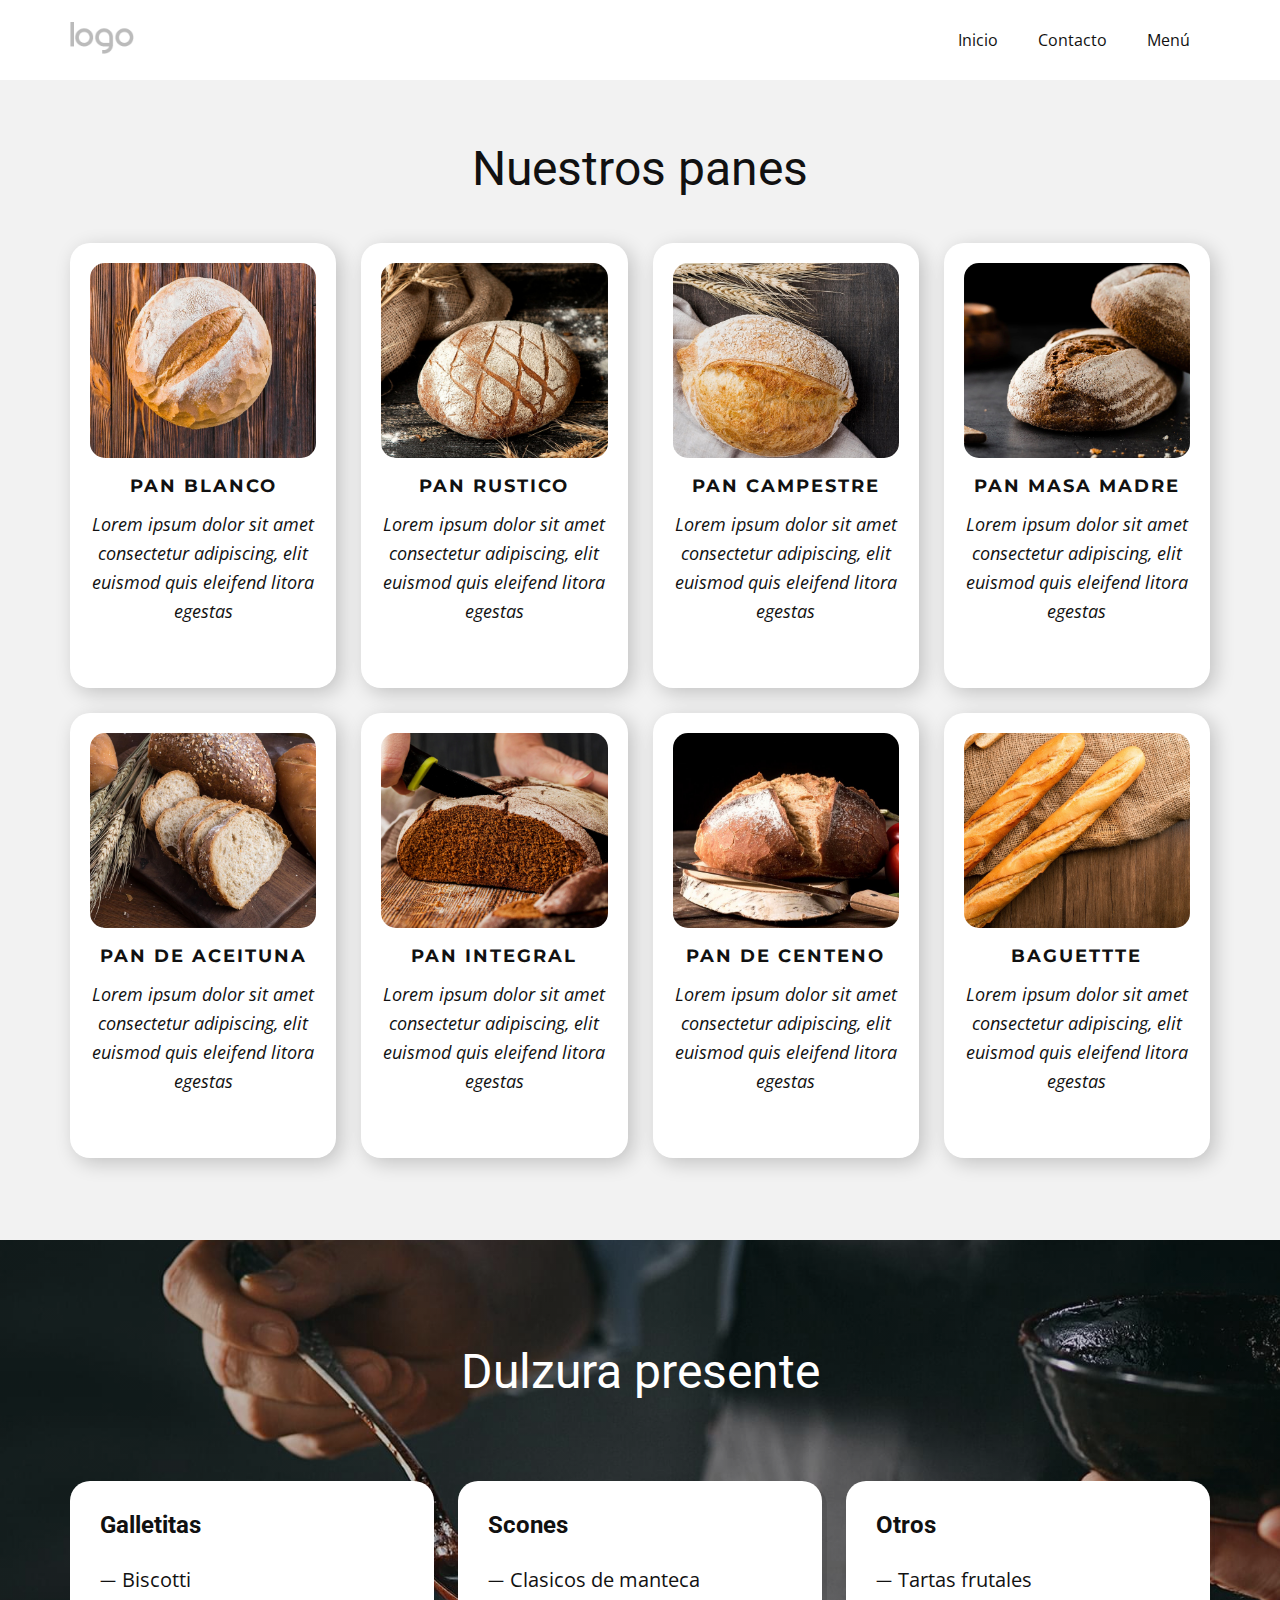
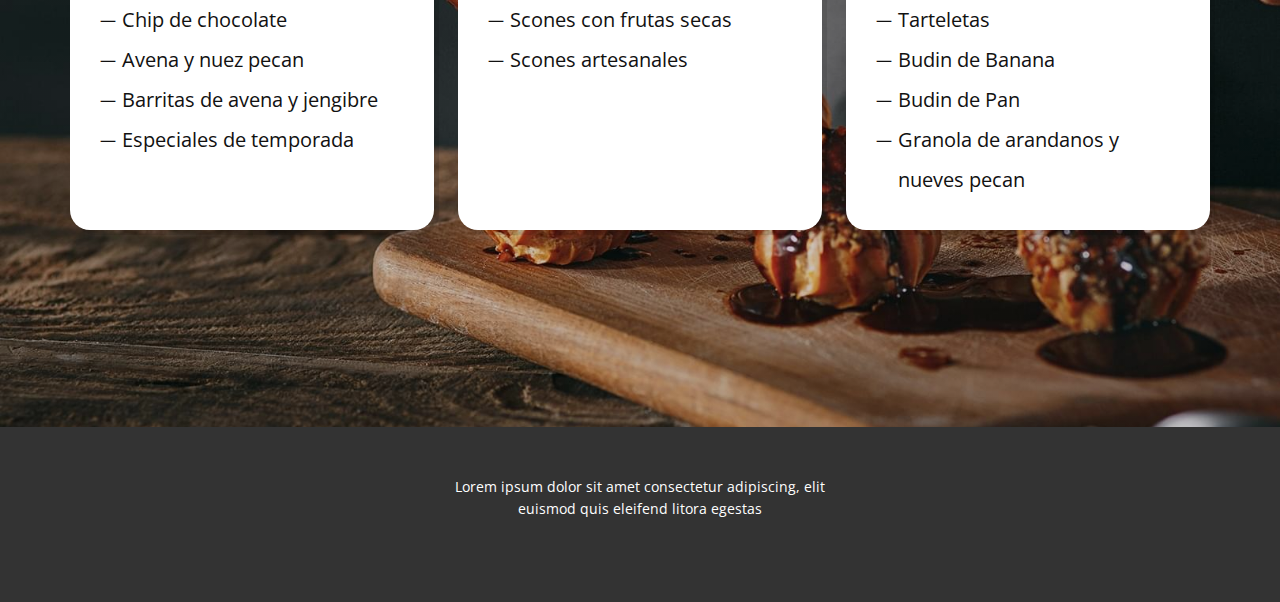
<file: Menú.html>
<!DOCTYPE html>
<html style="font-size: 16px;" lang="es"><head>
    <meta name="viewport" content="width=device-width, initial-scale=1.0">
    <meta charset="utf-8">
    <meta name="keywords" content="Menú de panadería">
    <meta name="description" content="">
    <title>Menú</title>
    <link rel="stylesheet" href="estilos-nice.css" media="screen">
    <script src="scripts-nice.js" defer></script>
    <link rel="stylesheet" href="Menú.css" media="screen">
    <script class="u-script" type="text/javascript" src="jquery.js" defer=""></script>
    
    
    
    
    <link id="u-theme-google-font" rel="stylesheet" href="https://fonts.googleapis.com/css?family=Roboto:100,100i,300,300i,400,400i,500,500i,700,700i,900,900i|Open+Sans:300,300i,400,400i,500,500i,600,600i,700,700i,800,800i">
    <link id="u-page-google-font" rel="stylesheet" href="https://fonts.googleapis.com/css?family=Montserrat:100,100i,200,200i,300,300i,400,400i,500,500i,600,600i,700,700i,800,800i,900,900i">
    <script type="application/ld+json">{
		"@context": "http://schema.org",
		"@type": "Organization",
		"name": "",
		"logo": "/images/default-logo.png"
}</script>
    <meta name="theme-color" content="#478ac9">
    <meta property="og:title" content="Menú">
    <meta property="og:type" content="website">
  <body data-path-to-root="/" data-include-products="false" class="u-body u-xl-mode" data-lang="es"><header class="u-clearfix u-header u-header" id="header"><div class="u-clearfix u-sheet u-valign-middle u-sheet-1">
        <a href="#" class="u-image u-logo u-image-1">
          <img src="/images/default-logo.png" class="u-logo-image u-logo-image-1">
        </a>
        <nav class="u-menu u-menu-one-level u-offcanvas u-menu-1" role="navigation" aria-label="Menu navigation">
          <div class="menu-collapse" style="font-size: 1rem; letter-spacing: 0px;">
            <a class="u-button-style u-custom-left-right-menu-spacing u-custom-padding-bottom u-custom-top-bottom-menu-spacing u-hamburger-link u-nav-link u-text-active-palette-1-base u-text-hover-palette-2-base" href="#" tabindex="-1" aria-label="Open menu" aria-controls="7cab">
              <svg class="u-svg-link" viewBox="0 0 24 24"><use xlink:href="#menu-hamburger"></use></svg>
              <svg class="u-svg-content" version="1.1" id="menu-hamburger" viewBox="0 0 16 16" x="0px" y="0px" xmlns:xlink="http://www.w3.org/1999/xlink" xmlns="http://www.w3.org/2000/svg"><g><rect y="1" width="16" height="2"></rect><rect y="7" width="16" height="2"></rect><rect y="13" width="16" height="2"></rect>
</g></svg>
            </a>
          </div>
          <div class="u-nav-container">
            <ul class="u-nav u-unstyled u-nav-1" role="menubar"><li class="u-nav-item" role="none"><a class="u-button-style u-nav-link u-text-active-palette-1-base u-text-hover-palette-2-base" href="/" style="padding: 10px 20px;" role="menuitem">Inicio</a>
</li><li class="u-nav-item" role="none"><a class="u-button-style u-nav-link u-text-active-palette-1-base u-text-hover-palette-2-base" href="/Contacto.html" style="padding: 10px 20px;" role="menuitem">Contacto</a>
</li><li class="u-nav-item" role="none"><a class="u-button-style u-nav-link u-text-active-palette-1-base u-text-hover-palette-2-base" href="/Menú.html" style="padding: 10px 20px;" role="menuitem">Menú</a>
</li></ul>
          </div>
          <div class="u-nav-container-collapse" id="7cab" role="region" aria-label="Menu panel">
            <div class="u-black u-container-style u-inner-container-layout u-opacity u-opacity-95 u-sidenav">
              <div class="u-inner-container-layout u-sidenav-overflow">
                <div class="u-menu-close" tabindex="-1" aria-label="Close menu"></div>
                <ul class="u-align-center u-nav u-popupmenu-items u-unstyled u-nav-2"><li class="u-nav-item"><a class="u-button-style u-nav-link" href="/">Inicio</a>
</li><li class="u-nav-item"><a class="u-button-style u-nav-link" href="/Contacto.html">Contacto</a>
</li><li class="u-nav-item"><a class="u-button-style u-nav-link" href="/Menú.html">Menú</a>
</li></ul>
              </div>
            </div>
            <div class="u-black u-menu-overlay u-opacity u-opacity-70"></div>
          </div>
        </nav>
      </div></header>
    <section class="u-align-center u-clearfix u-container-align-center u-grey-5 u-section-1" id="sec-dfa9">
      <div class="u-clearfix u-sheet u-valign-middle-lg u-valign-middle-md u-valign-middle-sm u-valign-middle-xs u-sheet-1">
        <h2 class="u-align-center u-text u-text-1">Nuestros panes</h2>
        <div class="u-expanded-width u-list u-list-1">
          <div class="u-repeater u-repeater-1">
            <div class="u-align-left u-container-style u-list-item u-radius-20 u-repeater-item u-shape-round u-white u-list-item-1">
              <div class="u-container-layout u-similar-container u-valign-top-lg u-valign-top-md u-valign-top-sm u-valign-top-xs u-container-layout-1">
                <img class="u-expanded-width u-image u-image-round u-radius-15 u-image-1" alt="" data-image-width="800" data-image-height="604" src="/images/ghgh.jpg">
                <h4 class="u-align-center u-custom-font u-font-montserrat u-text u-text-default u-text-2">Pan Blanco</h4>
                <p class="u-align-center u-text u-text-3">Lorem ipsum dolor sit amet consectetur adipiscing, elit euismod quis eleifend litora egestas </p>
                
              </div>
            </div>
            <div class="u-align-left u-container-style u-list-item u-radius-20 u-repeater-item u-shape-round u-video-cover u-white u-list-item-2">
              <div class="u-container-layout u-similar-container u-valign-top-lg u-valign-top-md u-valign-top-sm u-valign-top-xs u-container-layout-2">
                <img class="u-expanded-width u-image u-image-round u-radius-15 u-image-2" alt="" data-image-width="600" data-image-height="750" src="/images/rre.jpg">
                <h4 class="u-align-center u-custom-font u-font-montserrat u-text u-text-default u-text-4">Pan rustico</h4>
                <p class="u-align-center u-text u-text-5"> Lorem ipsum dolor sit amet consectetur adipiscing, elit euismod quis eleifend litora egestas</p>
                
              </div>
            </div>
            <div class="u-align-left u-container-style u-list-item u-radius-20 u-repeater-item u-shape-round u-video-cover u-white u-list-item-3">
              <div class="u-container-layout u-similar-container u-valign-top-lg u-valign-top-md u-valign-top-sm u-valign-top-xs u-container-layout-3">
                <img class="u-expanded-width u-image u-image-round u-radius-15 u-image-3" alt="" data-image-width="700" data-image-height="700" src="/images/trrt.jpg">
                <h4 class="u-align-center u-custom-font u-font-montserrat u-text u-text-default u-text-6">Pan Campestre</h4>
                <p class="u-align-center u-text u-text-7"> Lorem ipsum dolor sit amet consectetur adipiscing, elit euismod quis eleifend litora egestas</p>
                
              </div>
            </div>
            <div class="u-align-left u-container-style u-list-item u-radius-20 u-repeater-item u-shape-round u-video-cover u-white u-list-item-4">
              <div class="u-container-layout u-similar-container u-valign-top-lg u-valign-top-md u-valign-top-sm u-valign-top-xs u-container-layout-4">
                <img class="u-expanded-width u-image u-image-round u-radius-15 u-image-4" alt="" data-image-width="700" data-image-height="700" src="/images/j.jpg">
                <h4 class="u-align-center u-custom-font u-font-montserrat u-text u-text-default u-text-8">Pan masa madre</h4>
                <p class="u-align-center u-text u-text-9"> Lorem ipsum dolor sit amet consectetur adipiscing, elit euismod quis eleifend litora egestas</p>
               
              </div>
            </div>
            <div class="u-align-left u-container-style u-list-item u-radius-20 u-repeater-item u-shape-round u-video-cover u-white u-list-item-5">
              <div class="u-container-layout u-similar-container u-valign-top-lg u-valign-top-md u-valign-top-sm u-valign-top-xs u-container-layout-5">
                <img class="u-expanded-width u-image u-image-round u-radius-15 u-image-5" alt="" data-image-width="800" data-image-height="604" src="/images/666662.jpg">
                <h4 class="u-align-center u-custom-font u-font-montserrat u-text u-text-default u-text-10">Pan de aceituna</h4>
                <p class="u-align-center u-text u-text-11"> Lorem ipsum dolor sit amet consectetur adipiscing, elit euismod quis eleifend litora egestas</p>
                 </div>
            </div>
            <div class="u-align-left u-container-style u-list-item u-radius-20 u-repeater-item u-shape-round u-video-cover u-white u-list-item-6">
              <div class="u-container-layout u-similar-container u-valign-top-lg u-valign-top-md u-valign-top-sm u-valign-top-xs u-container-layout-6">
                <img class="u-expanded-width u-image u-image-round u-radius-15 u-image-6" alt="" data-image-width="700" data-image-height="655" src="/images/fgfgfg.jpg">
                <h4 class="u-align-center u-custom-font u-font-montserrat u-text u-text-default u-text-12">Pan integral</h4>
                <p class="u-align-center u-text u-text-13"> Lorem ipsum dolor sit amet consectetur adipiscing, elit euismod quis eleifend litora egestas</p>
                 </div>
            </div>
            <div class="u-align-left u-container-style u-list-item u-radius-20 u-repeater-item u-shape-round u-video-cover u-white u-list-item-7">
              <div class="u-container-layout u-similar-container u-valign-top-lg u-valign-top-md u-valign-top-sm u-valign-top-xs u-container-layout-7">
                <img class="u-expanded-width u-image u-image-round u-radius-15 u-image-7" alt="" data-image-width="700" data-image-height="655" src="/images/gfgffg.jpg">
                <h4 class="u-align-center u-custom-font u-font-montserrat u-text u-text-default u-text-14">pan de centeno</h4>
                <p class="u-align-center u-text u-text-15"> Lorem ipsum dolor sit amet consectetur adipiscing, elit euismod quis eleifend litora egestas</p>
              </div>
            </div>
            <div class="u-align-left u-container-style u-list-item u-radius-20 u-repeater-item u-shape-round u-video-cover u-white u-list-item-8">
              <div class="u-container-layout u-similar-container u-valign-top-lg u-valign-top-md u-valign-top-sm u-valign-top-xs u-container-layout-8">
                <img class="u-expanded-width u-image u-image-round u-radius-15 u-image-8" alt="" data-image-width="700" data-image-height="655" src="/images/fgfgr.jpg">
                <h4 class="u-align-center u-custom-font u-font-montserrat u-text u-text-default u-text-16">Baguettte</h4>
                <p class="u-align-center u-text u-text-17"> Lorem ipsum dolor sit amet consectetur adipiscing, elit euismod quis eleifend litora egestas</p>
                
              </div>
            </div>
          </div>
        </div>
      </div>
    </section>
    <section class="u-clearfix u-container-align-center u-image u-shading u-section-2" id="sec-ed6c" data-image-width="1620" data-image-height="1080">
      <div class="u-clearfix u-sheet u-sheet-1">
        <h2 class="u-align-center u-text u-text-1">Dulzura presente</h2>
        <div class="u-expanded-width u-list u-list-1">
          <div class="u-repeater u-repeater-1">
            <div class="u-align-left u-container-align-left u-container-style u-list-item u-radius-20 u-repeater-item u-shape-round u-white u-list-item-1">
              <div class="u-container-layout u-similar-container u-container-layout-1">
                <h4 class="u-text u-text-2">Galletitas</h4>
                <ul class="u-custom-list u-text u-text-3">
                  <li>
                    <div class="u-list-icon">
                      <div>—</div>
                    </div> Biscotti
                  </li>
                  <li>
                    <div class="u-list-icon">
                      <div>—</div>
                    </div>Chip de chocolate
                  </li>
                  <li>
                    <div class="u-list-icon">
                      <div>—</div>
                    </div>Avena y nuez pecan
                  </li>
                  <li>
                    <div class="u-list-icon">
                      <div>—</div>
                    </div>Barritas de avena y jengibre
                  </li>
                  <li>
                    <div class="u-list-icon">
                      <div>—</div>
                    </div>Especiales de temporada
                  </li>
                </ul>
              </div>
            </div>
            <div class="u-align-left u-container-align-left u-container-style u-list-item u-radius-20 u-repeater-item u-shape-round u-video-cover u-white u-list-item-2">
              <div class="u-container-layout u-similar-container u-container-layout-2">
                <h4 class="u-text u-text-4">Scones</h4>
                <ul class="u-custom-list u-text u-text-5">
                  <li>
                    <div class="u-list-icon">
                      <div>—</div>
                    </div> Clasicos de manteca
                  </li>
                  <li>
                    <div class="u-list-icon">
                      <div>—</div>
                    </div>Scones con frutas secas
                  </li>
                  <li>
                    <div class="u-list-icon">
                      <div>—</div>
                    </div>Scones artesanales
                  </li>
                </ul>
              </div>
            </div>
            <div class="u-align-left u-container-align-left u-container-style u-list-item u-radius-20 u-repeater-item u-shape-round u-video-cover u-white u-list-item-3">
              <div class="u-container-layout u-similar-container u-container-layout-3">
                <h4 class="u-text u-text-6">Otros</h4>
                <ul class="u-custom-list u-text u-text-7">
                  <li>
                    <div class="u-list-icon">
                      <div>—</div>
                    </div> Tartas frutales
                  </li>
                  <li>
                    <div class="u-list-icon">
                      <div>—</div>
                    </div>Tarteletas
                  </li>
                  <li>
                    <div class="u-list-icon">
                      <div>—</div>
                    </div>Budin de Banana
                  </li>
                  <li>
                    <div class="u-list-icon">
                      <div>—</div>
                    </div>Budin de Pan
                  </li>
                  <li>
                    <div class="u-list-icon">
                      <div>—</div>
                    </div>Granola de arandanos y nueves pecan
                  </li>
                </ul>
              </div>
            </div>
          </div>
        </div>
      </div>
    </section>
    
    
    
    <footer class="u-align-center u-clearfix u-container-align-center u-footer u-grey-80 u-footer" id="footer"><div class="u-clearfix u-sheet u-sheet-1">
        <p class="u-small-text u-text u-text-variant u-text-1">Lorem ipsum dolor sit amet consectetur adipiscing, elit euismod quis eleifend litora egestas </p>
      </div></footer>
    <section class="u-backlink u-clearfix u-grey-80"></section>
  
</body></html>
</file>
